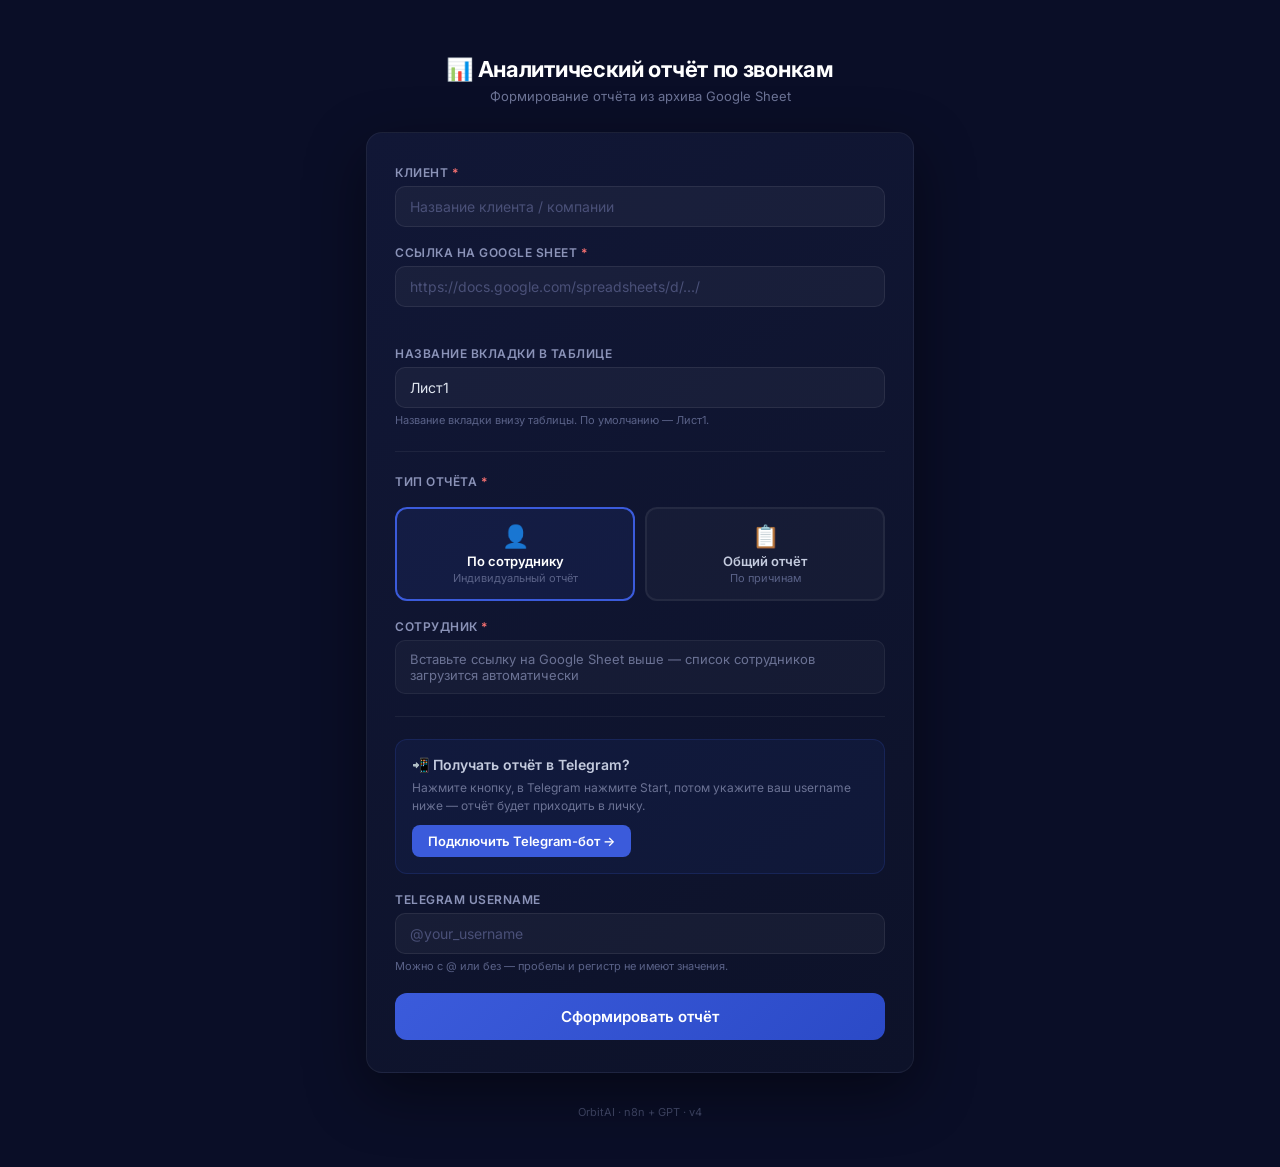
<file: index.html>
<!DOCTYPE html>
<html lang="ru">
<head>
  <meta charset="UTF-8">
  <meta name="viewport" content="width=device-width, initial-scale=1.0">
  <title>Аналитический отчёт по звонкам — v4</title>
  <link rel="preconnect" href="https://fonts.googleapis.com">
  <link rel="preconnect" href="https://fonts.gstatic.com" crossorigin>
  <link href="https://fonts.googleapis.com/css2?family=Inter:wght@400;500;600;700&display=swap" rel="stylesheet">
  <link rel="stylesheet" href="style.css">
</head>
<body>

<div class="page">
  <header class="hero">
    <h1>📊 Аналитический отчёт по звонкам</h1>
    <p class="subtitle">Формирование отчёта из архива Google Sheet</p>
  </header>

  <main>
    <form id="report-form" class="card" novalidate>

      <!-- КЛИЕНТ -->
      <div class="field">
        <label for="client">Клиент <span class="required">*</span></label>
        <input type="text" id="client" name="client" placeholder="Название клиента / компании" required>
      </div>

      <!-- ССЫЛКА НА GOOGLE SHEET -->
      <div class="field">
        <label for="sheetUrl">Ссылка на Google Sheet <span class="required">*</span></label>
        <input type="url" id="sheetUrl" name="sheetUrl"
               placeholder="https://docs.google.com/spreadsheets/d/.../" required>
        <p class="hint" id="sheet-hint"></p>
      </div>

      <!-- НАЗВАНИЕ ВКЛАДКИ -->
      <div class="field">
        <label for="sheetName">Название вкладки в таблице</label>
        <input type="text" id="sheetName" name="sheetName" placeholder="Лист1" value="Лист1">
        <p class="hint">Название вкладки внизу таблицы. По умолчанию — Лист1.</p>
      </div>

      <hr>

      <!-- ТИП ОТЧЁТА -->
      <div class="field">
        <label>Тип отчёта <span class="required">*</span></label>
      </div>

      <div class="report-type-group">
        <div class="report-type-tab active" data-type="employee">
          <div class="tab-icon">👤</div>
          <div class="tab-title">По сотруднику</div>
          <div class="tab-desc">Индивидуальный отчёт</div>
        </div>
        <div class="report-type-tab" data-type="general">
          <div class="tab-icon">📋</div>
          <div class="tab-title">Общий отчёт</div>
          <div class="tab-desc">По причинам</div>
        </div>
      </div>

      <input type="hidden" id="reportType" name="reportType" value="employee">

      <!-- СЕКЦИЯ: ПО СОТРУДНИКУ -->
      <div id="section-employee">
        <div class="field">
          <label for="employee">Сотрудник <span class="required">*</span></label>
          <div class="employee-loading" id="employee-loading">
            Вставьте ссылку на Google Sheet выше — список сотрудников загрузится автоматически
          </div>
          <select id="employee" name="employee" hidden required>
            <option value="">— Выберите сотрудника —</option>
          </select>
        </div>
      </div>

      <!-- СЕКЦИЯ: ОБЩИЙ ОТЧЁТ -->
      <div id="section-general" hidden>
        <div class="field">
          <label>Причины для анализа <small>(необязательно, макс. 2)</small></label>
          <div id="reasons-container">
            <div class="reason-row">
              <input type="text" name="reason1" placeholder="Причина 1 (например: Отказ из-за цены)">
            </div>
          </div>
          <button type="button" class="btn-text" id="btn-add-reason">+ Добавить вторую причину</button>
        </div>
      </div>

      <hr>

      <!-- TELEGRAM -->
      <div class="tg-banner">
        <div class="tg-banner__title">📲 Получать отчёт в Telegram?</div>
        <p class="tg-banner__text">
          Нажмите кнопку, в Telegram нажмите Start, потом укажите ваш username ниже —
          отчёт будет приходить в личку.
        </p>
        <a id="tg-button" class="tg-button" href="#" target="_blank" rel="noopener">
          Подключить Telegram-бот →
        </a>
      </div>

      <div class="field">
        <label for="telegramUsername">Telegram username</label>
        <input type="text" id="telegramUsername" name="telegramUsername" placeholder="@your_username">
        <p class="hint">Можно с @ или без — пробелы и регистр не имеют значения.</p>
      </div>

      <!-- ОТПРАВКА -->
      <button type="submit" id="submit-btn" class="submit-btn">
        <span class="submit-btn__label">Сформировать отчёт</span>
        <span class="submit-btn__spinner" hidden></span>
      </button>

      <!-- РЕЗУЛЬТАТ -->
      <div id="result" class="result" hidden></div>

    </form>

    <footer class="footer">
      OrbitAI · n8n + GPT · v4
    </footer>
  </main>
</div>

<script src="config.js"></script>
<script src="app.js"></script>

</body>
</html>
</file>
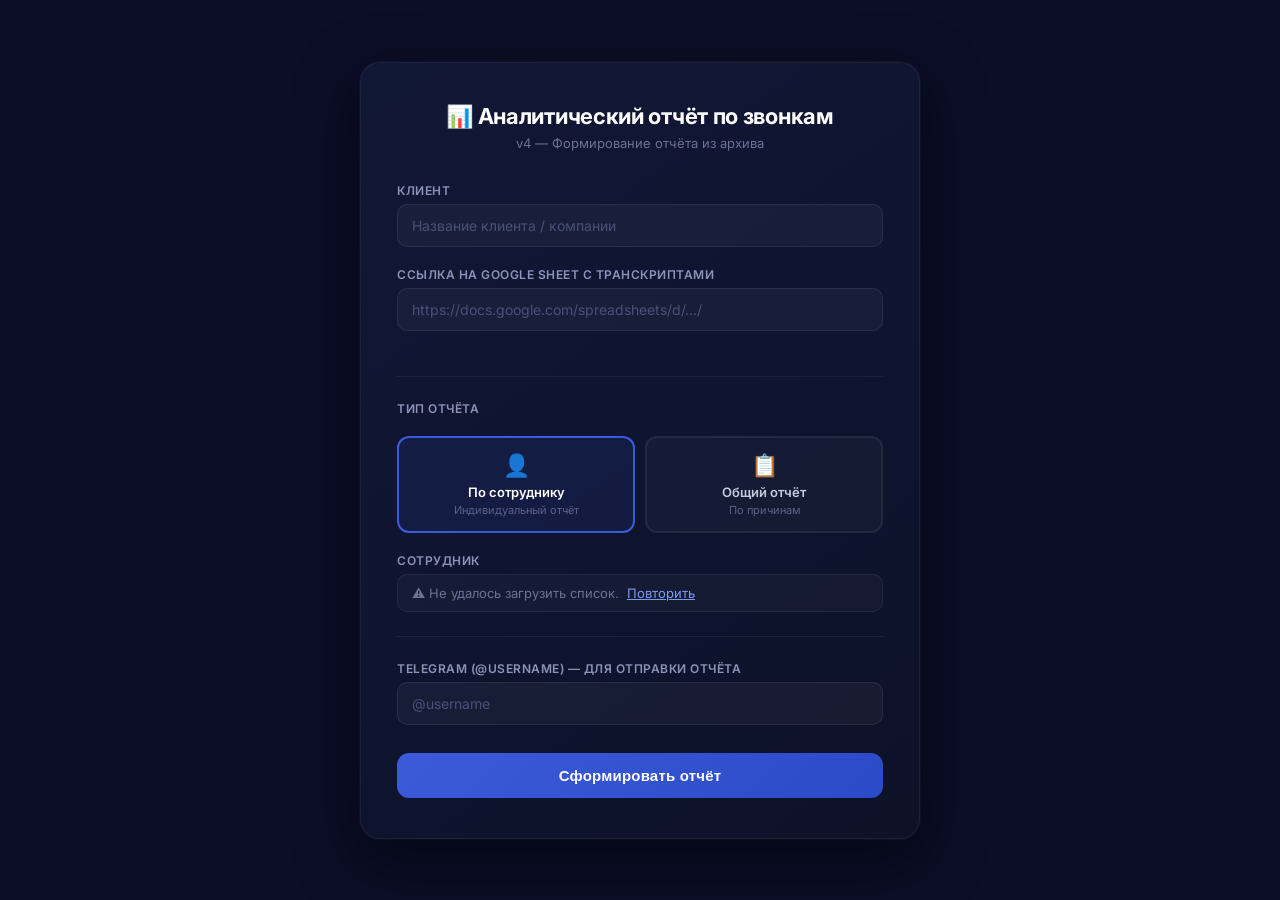
<file: report_form_v4.html>
<!DOCTYPE html>
<html lang="ru">
<head>
  <meta charset="UTF-8">
  <meta name="viewport" content="width=device-width, initial-scale=1.0">
  <title>Аналитический отчёт по звонкам</title>
  <style>
    @import url('https://fonts.googleapis.com/css2?family=Inter:wght@400;500;600;700&display=swap');

    * { margin: 0; padding: 0; box-sizing: border-box; }

    body {
      font-family: 'Inter', -apple-system, sans-serif;
      background: #0a0e27;
      min-height: 100vh;
      display: flex;
      align-items: center;
      justify-content: center;
      padding: 20px;
      color: #e0e6f0;
    }

    .form-container {
      width: 100%;
      max-width: 560px;
      background: linear-gradient(145deg, #111736 0%, #0d1229 100%);
      border: 1px solid rgba(255,255,255,0.06);
      border-radius: 20px;
      padding: 40px 36px;
      box-shadow: 0 20px 60px rgba(0,0,0,0.5), 0 0 0 1px rgba(255,255,255,0.03);
    }

    .form-header {
      text-align: center;
      margin-bottom: 32px;
    }

    .form-header h1 {
      font-size: 22px;
      font-weight: 700;
      color: #fff;
      margin-bottom: 6px;
      letter-spacing: -0.3px;
    }

    .form-header p {
      font-size: 13px;
      color: #6b7294;
    }

    .form-group {
      margin-bottom: 20px;
    }

    .form-group label {
      display: block;
      font-size: 12px;
      font-weight: 600;
      color: #8b93b8;
      margin-bottom: 6px;
      text-transform: uppercase;
      letter-spacing: 0.5px;
    }

    .form-group input,
    .form-group select,
    .form-group textarea {
      width: 100%;
      padding: 12px 14px;
      background: rgba(255,255,255,0.04);
      border: 1px solid rgba(255,255,255,0.08);
      border-radius: 10px;
      color: #e0e6f0;
      font-size: 14px;
      font-family: inherit;
      transition: all 0.2s;
      outline: none;
    }

    .form-group input:focus,
    .form-group select:focus,
    .form-group textarea:focus {
      border-color: #3b5bdb;
      background: rgba(59, 91, 219, 0.06);
      box-shadow: 0 0 0 3px rgba(59, 91, 219, 0.1);
    }

    .form-group input::placeholder,
    .form-group textarea::placeholder {
      color: #4a5078;
    }

    .form-group select option {
      background: #111736;
      color: #e0e6f0;
    }

    .form-group textarea {
      resize: vertical;
      min-height: 60px;
    }

    .form-row {
      display: grid;
      grid-template-columns: 1fr 1fr;
      gap: 14px;
    }

    /* Report type tabs */
    .report-type-tabs {
      display: grid;
      grid-template-columns: 1fr 1fr;
      gap: 10px;
      margin-bottom: 20px;
    }

    .report-type-tab {
      padding: 14px 16px;
      background: rgba(255,255,255,0.03);
      border: 2px solid rgba(255,255,255,0.06);
      border-radius: 12px;
      cursor: pointer;
      text-align: center;
      transition: all 0.25s;
    }

    .report-type-tab:hover {
      border-color: rgba(59, 91, 219, 0.3);
      background: rgba(59, 91, 219, 0.05);
    }

    .report-type-tab.active {
      border-color: #3b5bdb;
      background: rgba(59, 91, 219, 0.1);
    }

    .report-type-tab .tab-icon {
      font-size: 22px;
      margin-bottom: 6px;
    }

    .report-type-tab .tab-title {
      font-size: 13px;
      font-weight: 600;
      color: #c4cbde;
    }

    .report-type-tab.active .tab-title {
      color: #fff;
    }

    .report-type-tab .tab-desc {
      font-size: 11px;
      color: #5a6288;
      margin-top: 3px;
    }

    /* Conditional sections */
    .section-general,
    .section-employee {
      display: none;
      animation: fadeIn 0.3s ease;
    }

    .section-general.visible,
    .section-employee.visible {
      display: block;
    }

    @keyframes fadeIn {
      from { opacity: 0; transform: translateY(6px); }
      to { opacity: 1; transform: translateY(0); }
    }

    /* Reason fields */
    .reasons-container {
      display: flex;
      flex-direction: column;
      gap: 10px;
    }

    .reason-row {
      display: flex;
      gap: 8px;
      align-items: center;
    }

    .reason-row input {
      flex: 1;
    }

    .btn-add-reason {
      padding: 8px 14px;
      background: rgba(59, 91, 219, 0.15);
      border: 1px solid rgba(59, 91, 219, 0.3);
      border-radius: 8px;
      color: #7b9af5;
      font-size: 12px;
      font-weight: 600;
      cursor: pointer;
      transition: all 0.2s;
      margin-top: 4px;
      align-self: flex-start;
    }

    .btn-add-reason:hover {
      background: rgba(59, 91, 219, 0.25);
    }

    .btn-remove-reason {
      width: 32px;
      height: 32px;
      border-radius: 8px;
      background: rgba(255,70,70,0.1);
      border: 1px solid rgba(255,70,70,0.2);
      color: #ff6b6b;
      font-size: 16px;
      cursor: pointer;
      display: flex;
      align-items: center;
      justify-content: center;
      transition: all 0.2s;
      flex-shrink: 0;
    }

    .btn-remove-reason:hover {
      background: rgba(255,70,70,0.2);
    }

    /* Employee loading state */
    .employee-loading {
      display: flex;
      align-items: center;
      gap: 8px;
      padding: 10px 14px;
      background: rgba(255,255,255,0.03);
      border: 1px solid rgba(255,255,255,0.06);
      border-radius: 10px;
      font-size: 13px;
      color: #6b7294;
    }

    .spinner {
      width: 16px;
      height: 16px;
      border: 2px solid rgba(59, 91, 219, 0.2);
      border-top-color: #3b5bdb;
      border-radius: 50%;
      animation: spin 0.7s linear infinite;
    }

    @keyframes spin {
      to { transform: rotate(360deg); }
    }

    /* Submit button */
    .btn-submit {
      width: 100%;
      padding: 14px;
      background: linear-gradient(135deg, #3b5bdb 0%, #2b4ac7 100%);
      border: none;
      border-radius: 12px;
      color: #fff;
      font-size: 15px;
      font-weight: 600;
      cursor: pointer;
      transition: all 0.25s;
      margin-top: 8px;
      letter-spacing: 0.2px;
    }

    .btn-submit:hover {
      background: linear-gradient(135deg, #4c6ae0 0%, #3558d4 100%);
      transform: translateY(-1px);
      box-shadow: 0 6px 20px rgba(59, 91, 219, 0.35);
    }

    .btn-submit:active {
      transform: translateY(0);
    }

    .btn-submit:disabled {
      opacity: 0.5;
      cursor: not-allowed;
      transform: none;
    }

    /* Status */
    .status-bar {
      margin-top: 16px;
      padding: 12px 16px;
      border-radius: 10px;
      font-size: 13px;
      display: none;
    }

    .status-bar.success {
      display: block;
      background: rgba(34, 197, 94, 0.1);
      border: 1px solid rgba(34, 197, 94, 0.2);
      color: #4ade80;
    }

    .status-bar.error {
      display: block;
      background: rgba(239, 68, 68, 0.1);
      border: 1px solid rgba(239, 68, 68, 0.2);
      color: #f87171;
    }

    .divider {
      height: 1px;
      background: rgba(255,255,255,0.06);
      margin: 24px 0;
    }

    .field-hint {
      font-size: 11px;
      margin-top: 5px;
      min-height: 16px;
    }

    .field-hint.valid {
      color: #4ade80;
    }

    .field-hint.invalid {
      color: #f87171;
    }
  </style>
</head>
<body>

<div class="form-container">
  <div class="form-header">
    <h1>📊 Аналитический отчёт по звонкам</h1>
    <p>v4 — Формирование отчёта из архива</p>
  </div>

  <form id="reportForm">
    <!-- Клиент -->
    <div class="form-group">
      <label>Клиент</label>
      <input type="text" name="client" placeholder="Название клиента / компании" required>
    </div>

    <!-- Ссылка на Google Sheet -->
    <div class="form-group">
      <label>Ссылка на Google Sheet с транскриптами</label>
      <input type="url" name="sheetUrl" id="sheetUrlInput" placeholder="https://docs.google.com/spreadsheets/d/.../" required>
      <div class="field-hint" id="sheetHint"></div>
    </div>

    <div class="divider"></div>

    <!-- Тип отчёта -->
    <div class="form-group">
      <label>Тип отчёта</label>
    </div>

    <div class="report-type-tabs">
      <div class="report-type-tab active" data-type="employee" onclick="setReportType('employee')">
        <div class="tab-icon">👤</div>
        <div class="tab-title">По сотруднику</div>
        <div class="tab-desc">Индивидуальный отчёт</div>
      </div>
      <div class="report-type-tab" data-type="general" onclick="setReportType('general')">
        <div class="tab-icon">📋</div>
        <div class="tab-title">Общий отчёт</div>
        <div class="tab-desc">По причинам</div>
      </div>
    </div>

    <!-- === Секция: По сотруднику === -->
    <div class="section-employee visible" id="sectionEmployee">
      <div class="form-group">
        <label>Сотрудник</label>
        <div class="employee-loading" id="employeeLoading">
          <div class="spinner"></div>
          Загрузка списка сотрудников...
        </div>
        <select name="employee" id="employeeSelect" style="display:none" required>
          <option value="">— Выберите сотрудника —</option>
        </select>
      </div>
    </div>

    <!-- === Секция: Общий отчёт === -->
    <div class="section-general" id="sectionGeneral">
      <div class="form-group">
        <label>Причины для анализа (необязательно, макс. 2)</label>
        <div class="reasons-container" id="reasonsContainer">
          <div class="reason-row" id="reason1Row">
            <input type="text" name="reason1" placeholder="Причина 1 (например: Отказ из-за цены)">
          </div>
        </div>
        <button type="button" class="btn-add-reason" id="btnAddReason" onclick="addReason()">+ Добавить вторую причину</button>
      </div>
    </div>

    <div class="divider"></div>

    <!-- Telegram -->
    <div class="form-group">
      <label>Telegram (@username) — для отправки отчёта</label>
      <input type="text" name="telegramUsername" placeholder="@username">
    </div>

    <input type="hidden" name="reportType" id="reportTypeInput" value="employee">

    <button type="submit" class="btn-submit" id="btnSubmit">Сформировать отчёт</button>

    <div class="status-bar" id="statusBar"></div>
  </form>
</div>

<script>
  // =======================================
  // КОНФИГУРАЦИЯ — укажите ваш URL n8n
  // =======================================
  const N8N_BASE_URL = 'https://YOUR-N8N-INSTANCE.com/webhook';
  const FORM_WEBHOOK_PATH = '/d7f0a036-c886-4dc2-9163-057d955ca5ee';
  const EMPLOYEES_WEBHOOK_PATH = '/employees-list';

  // =======================================
  // Парсинг Google Sheet URL
  // =======================================
  function parseSheetId(url) {
    if (!url) return null;
    const match = url.match(/\/spreadsheets\/d\/([a-zA-Z0-9_-]+)/);
    return match ? match[1] : null;
  }

  function parseSheetGid(url) {
    if (!url) return null;
    const match = url.match(/[#&]gid=(\d+)/);
    return match ? match[1] : null;
  }

  // Валидация поля при вводе
  document.addEventListener('DOMContentLoaded', () => {
    const input = document.getElementById('sheetUrlInput');
    const hint = document.getElementById('sheetHint');

    input.addEventListener('input', () => {
      const val = input.value.trim();
      if (!val) {
        hint.textContent = '';
        hint.className = 'field-hint';
        return;
      }
      const id = parseSheetId(val);
      if (id) {
        hint.textContent = '✓ ID таблицы: ' + id;
        hint.className = 'field-hint valid';
      } else {
        hint.textContent = '✗ Не удалось распознать ссылку на Google Sheet';
        hint.className = 'field-hint invalid';
      }
    });
  });

  // =======================================
  // Переключение типа отчёта
  // =======================================
  function setReportType(type) {
    document.getElementById('reportTypeInput').value = type;

    document.querySelectorAll('.report-type-tab').forEach(tab => {
      tab.classList.toggle('active', tab.dataset.type === type);
    });

    const sectionEmployee = document.getElementById('sectionEmployee');
    const sectionGeneral = document.getElementById('sectionGeneral');

    if (type === 'employee') {
      sectionEmployee.classList.add('visible');
      sectionGeneral.classList.remove('visible');
      document.getElementById('employeeSelect').required = true;
    } else {
      sectionEmployee.classList.remove('visible');
      sectionGeneral.classList.add('visible');
      document.getElementById('employeeSelect').required = false;
    }
  }

  // =======================================
  // Причины (макс. 2)
  // =======================================
  let reasonCount = 1;

  function addReason() {
    if (reasonCount >= 2) return;
    reasonCount = 2;

    const container = document.getElementById('reasonsContainer');
    const row = document.createElement('div');
    row.className = 'reason-row';
    row.id = 'reason2Row';
    row.innerHTML = `
      <input type="text" name="reason2" placeholder="Причина 2 (например: Долгое ожидание ответа)">
      <button type="button" class="btn-remove-reason" onclick="removeReason()">×</button>
    `;
    container.appendChild(row);
    document.getElementById('btnAddReason').style.display = 'none';
  }

  function removeReason() {
    const row = document.getElementById('reason2Row');
    if (row) row.remove();
    reasonCount = 1;
    document.getElementById('btnAddReason').style.display = 'inline-flex';
  }

  // =======================================
  // Загрузка списка сотрудников из Drive
  // =======================================
  async function loadEmployees() {
    const select = document.getElementById('employeeSelect');
    const loading = document.getElementById('employeeLoading');

    try {
      const resp = await fetch(N8N_BASE_URL + EMPLOYEES_WEBHOOK_PATH);
      const data = await resp.json();

      const employees = data.employees || data[0]?.employees || [];

      select.innerHTML = '<option value="">— Выберите сотрудника —</option>';
      employees.forEach(name => {
        const opt = document.createElement('option');
        opt.value = name;
        opt.textContent = name;
        select.appendChild(opt);
      });

      loading.style.display = 'none';
      select.style.display = 'block';
    } catch (err) {
      loading.innerHTML = '⚠️ Не удалось загрузить список. <a href="#" onclick="loadEmployees(); return false;" style="color:#7b9af5;">Повторить</a>';
      console.error('Ошибка загрузки сотрудников:', err);
    }
  }

  // =======================================
  // Отправка формы
  // =======================================
  document.getElementById('reportForm').addEventListener('submit', async (e) => {
    e.preventDefault();

    const btn = document.getElementById('btnSubmit');
    const status = document.getElementById('statusBar');

    btn.disabled = true;
    btn.textContent = 'Отправка...';
    status.style.display = 'none';

    const formData = new FormData(e.target);
    const payload = Object.fromEntries(formData.entries());

    // Устанавливаем source=archive (всегда из архива)
    payload.source = 'Из архива';

    // Валидация и передача ссылки на Google Sheet
    const sheetId = parseSheetId(payload.sheetUrl || '');
    if (!sheetId) {
      status.className = 'status-bar error';
      status.textContent = '❌ Некорректная ссылка на Google Sheet. Вставьте полную ссылку вида https://docs.google.com/spreadsheets/d/.../';
      status.style.display = 'block';
      btn.disabled = false;
      btn.textContent = 'Сформировать отчёт';
      return;
    }
    payload.sheetId = sheetId;
    payload.sheetGid = parseSheetGid(payload.sheetUrl || '') || '0';

    // Если общий отчёт — убираем сотрудника
    if (payload.reportType === 'general') {
      payload.employee = 'Все сотрудники';
    }

    try {
      const resp = await fetch(N8N_BASE_URL + FORM_WEBHOOK_PATH, {
        method: 'POST',
        headers: { 'Content-Type': 'application/json' },
        body: JSON.stringify(payload)
      });

      const result = await resp.json();

      status.className = 'status-bar success';
      status.textContent = '✅ Запрос принят! Отчёт будет отправлен в Telegram после обработки.';
      status.style.display = 'block';
    } catch (err) {
      status.className = 'status-bar error';
      status.textContent = '❌ Ошибка отправки: ' + err.message;
      status.style.display = 'block';
    } finally {
      btn.disabled = false;
      btn.textContent = 'Сформировать отчёт';
    }
  });

  // Загружаем сотрудников при старте
  loadEmployees();
</script>

</body>
</html>
</file>
<file: style.css>
/* ═══════════════════════════════════════════════════════════
   style.css — Аналитический отчёт v4
   ═══════════════════════════════════════════════════════════ */

*, *::before, *::after { margin: 0; padding: 0; box-sizing: border-box; }

body {
  font-family: 'Inter', -apple-system, BlinkMacSystemFont, sans-serif;
  background: #0a0e27;
  color: #d8dce8;
  min-height: 100vh;
}

/* ─── Layout ───────────────────────────────────────────── */
.page {
  max-width: 580px;
  margin: 0 auto;
  padding: 32px 16px 48px;
}

/* ─── Hero ──────────────────────────────────────────────── */
.hero {
  text-align: center;
  padding: 24px 0 28px;
}

.hero h1 {
  font-size: 22px;
  font-weight: 700;
  color: #fff;
  letter-spacing: -0.3px;
}

.subtitle {
  font-size: 13px;
  color: #6b7294;
  margin-top: 6px;
}

/* ─── Card / Form ──────────────────────────────────────── */
.card {
  background: linear-gradient(145deg, #111736, #0d1229);
  border: 1px solid rgba(255,255,255,.06);
  border-radius: 16px;
  padding: 32px 28px;
  box-shadow: 0 20px 60px rgba(0,0,0,.45);
}

/* ─── Fields ───────────────────────────────────────────── */
.field {
  margin-bottom: 18px;
}

.field label {
  display: block;
  font-size: 12px;
  font-weight: 600;
  color: #8b93b8;
  text-transform: uppercase;
  letter-spacing: .5px;
  margin-bottom: 6px;
}

.required { color: #f87171; }

.field input[type="text"],
.field input[type="url"],
.field input[type="date"],
.field select,
.field textarea {
  width: 100%;
  padding: 11px 14px;
  background: rgba(255,255,255,.04);
  border: 1px solid rgba(255,255,255,.08);
  border-radius: 10px;
  color: #e0e6f0;
  font-size: 14px;
  font-family: inherit;
  outline: none;
  transition: border-color .2s, box-shadow .2s;
}

.field input:focus,
.field select:focus,
.field textarea:focus {
  border-color: #3b5bdb;
  box-shadow: 0 0 0 3px rgba(59,91,219,.12);
}

.field input::placeholder,
.field textarea::placeholder {
  color: #4a5078;
}

.field select option {
  background: #111736;
  color: #e0e6f0;
}

/* ─── Hints ────────────────────────────────────────────── */
.hint {
  font-size: 11px;
  color: #5a6288;
  margin-top: 5px;
  min-height: 16px;
}

.hint--ok  { color: #4ade80; }
.hint--err { color: #f87171; }

/* ─── Row (two columns) ────────────────────────────────── */
.row {
  display: grid;
  grid-template-columns: 1fr 1fr;
  gap: 14px;
}

/* ─── Report type tabs ─────────────────────────────────── */
.report-type-group {
  display: grid;
  grid-template-columns: 1fr 1fr;
  gap: 10px;
  margin-bottom: 18px;
}

.report-type-tab {
  padding: 14px 12px;
  background: rgba(255,255,255,.03);
  border: 2px solid rgba(255,255,255,.06);
  border-radius: 12px;
  cursor: pointer;
  text-align: center;
  transition: border-color .25s, background .25s;
}

.report-type-tab:hover {
  border-color: rgba(59,91,219,.3);
  background: rgba(59,91,219,.05);
}

.report-type-tab.active {
  border-color: #3b5bdb;
  background: rgba(59,91,219,.1);
}

.tab-icon  { font-size: 22px; margin-bottom: 4px; }
.tab-title { font-size: 13px; font-weight: 600; color: #c4cbde; }
.report-type-tab.active .tab-title { color: #fff; }
.tab-desc  { font-size: 11px; color: #5a6288; margin-top: 2px; }

/* ─── Reasons ──────────────────────────────────────────── */
.reason-row {
  display: flex;
  gap: 8px;
  align-items: center;
  margin-bottom: 8px;
}

.reason-row input { flex: 1; }

.btn-text {
  padding: 7px 14px;
  background: rgba(59,91,219,.15);
  border: 1px solid rgba(59,91,219,.3);
  border-radius: 8px;
  color: #7b9af5;
  font-size: 12px;
  font-weight: 600;
  font-family: inherit;
  cursor: pointer;
  transition: background .2s;
}

.btn-text:hover { background: rgba(59,91,219,.25); }

.btn-icon {
  width: 32px;
  height: 32px;
  border-radius: 8px;
  border: 1px solid rgba(255,255,255,.08);
  background: rgba(255,255,255,.04);
  color: #e0e6f0;
  font-size: 16px;
  cursor: pointer;
  display: flex;
  align-items: center;
  justify-content: center;
  transition: all .2s;
  flex-shrink: 0;
}

.btn-icon--danger {
  background: rgba(255,70,70,.1);
  border-color: rgba(255,70,70,.2);
  color: #ff6b6b;
}

.btn-icon--danger:hover {
  background: rgba(255,70,70,.2);
}

/* ─── Employee loading ─────────────────────────────────── */
.employee-loading {
  display: flex;
  align-items: center;
  gap: 8px;
  padding: 10px 14px;
  background: rgba(255,255,255,.03);
  border: 1px solid rgba(255,255,255,.06);
  border-radius: 10px;
  font-size: 13px;
  color: #6b7294;
}

.spinner {
  width: 16px;
  height: 16px;
  border: 2px solid rgba(59,91,219,.2);
  border-top-color: #3b5bdb;
  border-radius: 50%;
  animation: spin .7s linear infinite;
  flex-shrink: 0;
}

@keyframes spin { to { transform: rotate(360deg); } }

.retry-link { color: #7b9af5; }

/* ─── Telegram banner ──────────────────────────────────── */
.tg-banner {
  background: rgba(59,91,219,.08);
  border: 1px solid rgba(59,91,219,.18);
  border-radius: 12px;
  padding: 16px;
  margin-bottom: 18px;
}

.tg-banner__title {
  font-size: 14px;
  font-weight: 600;
  color: #c4cbde;
  margin-bottom: 6px;
}

.tg-banner__text {
  font-size: 12px;
  color: #6b7294;
  line-height: 1.5;
  margin-bottom: 10px;
}

.tg-button {
  display: inline-block;
  padding: 8px 16px;
  background: #3b5bdb;
  border-radius: 8px;
  color: #fff;
  font-size: 13px;
  font-weight: 600;
  text-decoration: none;
  transition: background .2s;
}

.tg-button:hover { background: #4c6ae0; }

/* ─── Divider ──────────────────────────────────────────── */
hr {
  border: none;
  border-top: 1px solid rgba(255,255,255,.06);
  margin: 22px 0;
}

/* ─── Submit ───────────────────────────────────────────── */
.submit-btn {
  width: 100%;
  padding: 14px;
  background: linear-gradient(135deg, #3b5bdb, #2b4ac7);
  border: none;
  border-radius: 12px;
  color: #fff;
  font-size: 15px;
  font-weight: 600;
  font-family: inherit;
  cursor: pointer;
  transition: all .25s;
  display: flex;
  align-items: center;
  justify-content: center;
  gap: 8px;
  margin-top: 6px;
}

.submit-btn:hover {
  background: linear-gradient(135deg, #4c6ae0, #3558d4);
  transform: translateY(-1px);
  box-shadow: 0 6px 20px rgba(59,91,219,.35);
}

.submit-btn:active { transform: translateY(0); }
.submit-btn:disabled { opacity: .5; cursor: not-allowed; transform: none; }

.submit-btn__spinner {
  width: 18px;
  height: 18px;
  border: 2px solid rgba(255,255,255,.3);
  border-top-color: #fff;
  border-radius: 50%;
  animation: spin .6s linear infinite;
}

/* ─── Result ───────────────────────────────────────────── */
.result {
  margin-top: 16px;
  padding: 12px 16px;
  border-radius: 10px;
  font-size: 13px;
}

.result--ok {
  background: rgba(34,197,94,.1);
  border: 1px solid rgba(34,197,94,.2);
  color: #4ade80;
}

.result--error {
  background: rgba(239,68,68,.1);
  border: 1px solid rgba(239,68,68,.2);
  color: #f87171;
}

/* ─── Footer ───────────────────────────────────────────── */
.footer {
  text-align: center;
  font-size: 11px;
  color: #3a3f5c;
  margin-top: 32px;
}
</file>
